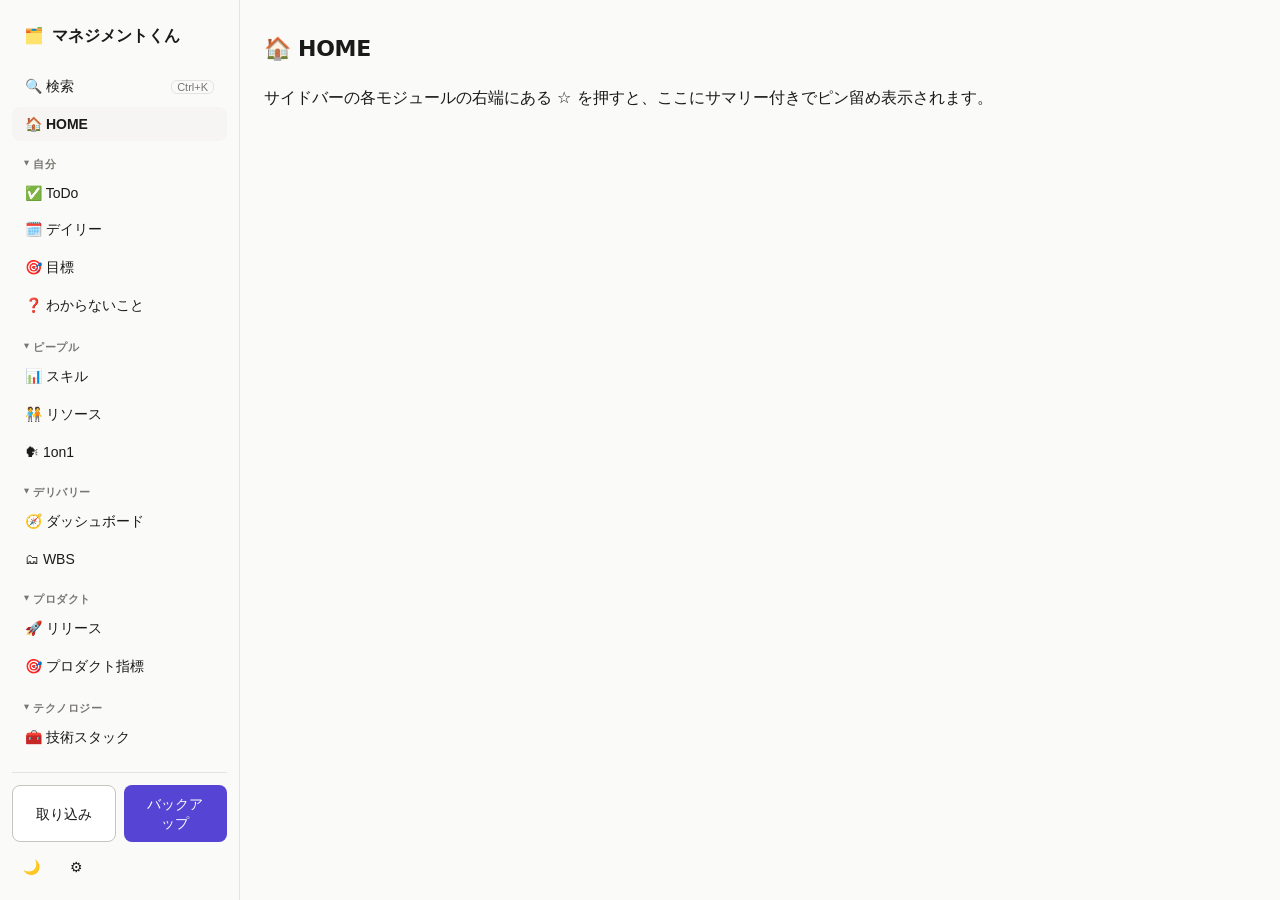
<file: index.html>
<!DOCTYPE html>
<html lang="ja">
<head>
<meta charset="UTF-8">
<meta name="viewport" content="width=device-width, initial-scale=1.0">
<title>マネジメントくん</title>
<link rel="stylesheet" href="shared/design.css">
</head>
<body>

<!-- サイドバー構成（Issue #34）。ゾーン見出し＋配下モジュールを縦積みし、モジュール増加に
     縦方向で耐える。狭幅（≤768px）ではサイドバーをドロワー化し、topbar のメニューで開閉する。 -->
<div class="mk-app">
  <div class="mk-sidebar-overlay" id="mk-sidebar-overlay"></div>
  <aside class="mk-sidebar" id="mk-sidebar">
    <div class="mk-brand"><span class="mk-logo">🗂️</span>マネジメントくん</div>
    <nav class="mk-nav" id="mk-nav"></nav>
    <div class="mk-actions">
      <div class="mk-actions-data">
        <button class="btn btn-secondary" id="btn-import">取り込み</button>
        <button class="btn btn-primary" id="btn-export">バックアップ</button>
      </div>
      <!-- シェルの持ち物（テーマ切替・設定）を1行に。設定はモジュール／マスタではなく
           シェルの操作なので、ナビ末尾ではなくここに常設する（Issue #148）。 -->
      <div class="mk-actions-tools">
        <button class="btn btn-ghost" id="btn-theme" title="テーマ切替" aria-label="テーマ切替">🌙</button>
        <button class="btn btn-ghost" id="btn-settings" title="設定" aria-label="設定">⚙</button>
      </div>
    </div>
  </aside>
  <div class="mk-content">
    <header class="mk-topbar">
      <button class="mk-hamburger" id="btn-menu" aria-label="メニュー" aria-expanded="false">☰</button>
      <div class="mk-brand"><span class="mk-logo">🗂️</span>マネジメントくん</div>
      <button class="mk-topbar-search" id="btn-search" aria-label="検索（Ctrl+K）" title="検索（Ctrl+K）">🔍 <span class="mk-topbar-search-hint">Ctrl+K</span></button>
    </header>
    <main class="mk-main" id="mk-main"></main>
  </div>
</div>

<!-- 配布プロファイル（マネージャ用・全部入り）。プロファイル固有の宣言（次元・マスタ）だけを持つ。
     ゾーン割当とモジュールのスクリプト読込は shared/manifest.js に単一ソース化した（Issue #137）。
     zones を宣言しないので manifest の既定（マネージャ全部入り）が使われる。
     シェル（shared/shell-*.js。責務別に分割・Issue #140）は window.MK_CONFIG を読んで描画するため、
     エントリを足してもシェル本体の改修は不要（spec §1.5）。 -->
<script>
window.MK_CONFIG = {
  profile: "manager",
  // スコープ次元（§3.7）: 「その中に入って作業する対象」になれるマスタを宣言的に列挙する。
  // コードは "project" を決め打ちしない（§3.7.6 / CONVENTIONS §3）。
  dimensions: [
    { dim: "project", label: "プロジェクト", master: "projects" },
    // Product 次元（Issue #54）。master は既存の products マスタ（shared/products.js）に
    // 汎用解決される。scoped モジュールは追加時に実体化する（YAGNI・§3.7.6）。
    { dim: "product", label: "プロダクト", master: "products" },
  ],
  // マスタ（人・プロジェクト）はゾーン配下ではなく、settings と同列の「シェルレベル管理
  // グループ」として独立させる（spec §3.6 / Issue #46）。プロジェクトは wbs だけでなく
  // resource からも参照される横断マスタ（§4.6）のため、特定ゾーンの持ち物にしない。
  masters: [
    { view: "master-people", label: "👤 人" },
    { view: "master-projects", label: "📁 プロジェクト" },
    { view: "master-products", label: "📦 プロダクト" },
  ],
};
</script>

<!-- 構成マニフェスト（単一ソース）。MK_CONFIG を読み、共有資産＋モジュール（logic→view）＋シェルを
     読込順を保って動的に読み込む（Issue #137）。モジュール追加時にここへ <script> を足さない。 -->
<script src="shared/manifest.js"></script>
</body>
</html>
</file>
<file: shared/design.css>
/* マネジメントくん 共通デザイン — DESIGN.md（Notion風）トークン + コンポーネント spec §6 */

:root {
  /* Brand & Primary */
  --color-primary: #5645d4;
  --color-primary-rgb: 86, 69, 212;
  --color-primary-pressed: #4534b3;
  --color-on-primary: #ffffff;
  --color-brand-navy: #0a1530;
  --color-link-blue: #0075de;

  /* Card tints */
  --tint-peach: #ffe8d4;
  --tint-rose: #fde0ec;
  --tint-mint: #d9f3e1;
  --tint-lavender: #e6e0f5;
  --tint-sky: #dcecfa;
  --tint-yellow: #fef7d6;

  /* Surface */
  --color-canvas: #ffffff;
  --color-surface: #f6f5f4;
  --color-surface-soft: #fafaf9;
  --color-hairline: #e5e3df;
  --color-hairline-soft: #ede9e4;
  --color-hairline-strong: #c8c4be;

  /* Text */
  --color-ink-deep: #000000;
  --color-ink: #1a1a1a;
  --color-charcoal: #37352f;
  --color-slate: #5d5b54;
  --color-steel: #787671;
  --color-muted: #bbb8b1;

  /* Semantic */
  --color-success: #1aae39;
  --color-warning: #dd5b00;
  --color-error: #e03131;

  /* Chart series（カテゴリ配色。グラフの系列色。ダークは [data-theme] で明色へ差し替え） */
  --chart-1: #5645d4;
  --chart-2: #1aae39;
  --chart-3: #dd5b00;
  --chart-4: #2f7ed8;
  --chart-5: #c026d3;
  --chart-6: #0d9488;

  /* Rounded */
  --rounded-sm: 6px;
  --rounded-md: 8px;
  --rounded-lg: 12px;
  --rounded-full: 9999px;

  /* Spacing */
  --space-xxs: 4px;
  --space-xs: 8px;
  --space-sm: 12px;
  --space-md: 16px;
  --space-lg: 20px;
  --space-xl: 24px;
  --space-xxl: 32px;

  /* Font: 外部依存ゼロのためシステムスタックで代替（spec §6.2） */
  --font-sans: Inter, -apple-system, system-ui, "Segoe UI", "Hiragino Kaku Gothic ProN", Meiryo, sans-serif;
}

* { box-sizing: border-box; }

body {
  margin: 0;
  font-family: var(--font-sans);
  font-size: 16px;
  line-height: 1.55;
  color: var(--color-ink);
  background: var(--color-surface-soft);
}

h1, h2, h3, h4 { font-weight: 600; letter-spacing: -0.3px; color: var(--color-ink); }
h3 { font-size: 18px; margin: 0; }
a { color: var(--color-link-blue); }

/* ---- レイアウト（サイドバー構成。Issue #34）---- */
.mk-app { display: flex; align-items: flex-start; min-height: 100vh; }
.mk-brand { font-weight: 600; font-size: 16px; white-space: nowrap; }
.mk-brand .mk-logo { margin-right: var(--space-xs); }

/* サイドバー: ブランド（上部固定） → ナビ（縦積み・スクロール） → アクション（下部固定）。デスクトップは常時表示。
   問題: サイドバー全体を overflow:auto にすると、モジュールが増えて一覧があふれた際に下部の
     アクションと重なる（Issue #34）。
   解決: スクロールをサイドバー全体ではなく .mk-nav の内側だけで起こす（.mk-sidebar は overflow:hidden）。
   効果: ブランドは上部・アクションは下部に固定され、はみ出すモジュール一覧だけがナビ内でスクロールする。 */
.mk-sidebar {
  position: sticky; top: 0; z-index: 20; flex: 0 0 240px; width: 240px;
  height: 100vh; overflow: hidden;
  display: flex; flex-direction: column; gap: var(--space-sm);
  padding: var(--space-md) var(--space-sm);
  background: var(--color-surface-soft);
  border-right: 1px solid var(--color-hairline);
}
.mk-sidebar > .mk-brand { padding: var(--space-xs) var(--space-sm); }
/* モジュール一覧が縦にあふれたらここだけスクロールさせる（min-height:0 で flex 子の縮小を許可） */
.mk-nav { display: flex; flex-direction: column; gap: 2px; flex: 1; min-height: 0; overflow-y: auto; }
/* あふれたときは各項目を縮めず（flex-shrink:0）スクロールで逃がす。縮めると HOME 等の項目高が
   潰れて文字が見切れる（flex 子は既定で flex-shrink:1）。 */
.mk-nav > * { flex-shrink: 0; }
.mk-nav-item {
  display: block; width: 100%; text-align: left;
  font-size: 14px; color: var(--color-ink); background: transparent;
  border: 1px solid transparent; border-radius: var(--rounded-md);
  padding: 8px 12px; cursor: pointer; white-space: nowrap;
  overflow: hidden; text-overflow: ellipsis;
}
.mk-nav-item:hover { background: var(--color-surface); }
.mk-nav-item.active { background: var(--color-surface); font-weight: 600; }
/* モジュール項目: ラベル（遷移）＋右端☆（ピン留めトグル）。ラベルを伸ばし☆を右端に固定（Issue #169）。
   ☆はレイアウトを動かさないよう常に幅を確保し、未ピンは既定で隠す（行 hover / 行内フォーカス時のみ表示）。 */
.mk-nav-item-wrap { position: relative; display: flex; align-items: center; }
.mk-nav-item-wrap .mk-nav-item { flex: 1; min-width: 0; }
/* 隠すのに visibility:hidden ではなく opacity+pointer-events を使う。visibility:hidden はフォーカス不能で、
   キーボードでアンピンした直後の again.focus()（shell-nav）が no-op になりフォーカスが外れるため。
   opacity:0 の要素は tab / プログラムフォーカスを受けられ、focus-within で即可視化される（#169 レビュー対応）。 */
.mk-nav-pin {
  flex-shrink: 0; margin-left: 2px; padding: 2px 6px; background: transparent; border: none;
  font-size: 14px; line-height: 1; color: var(--color-muted); cursor: pointer;
  border-radius: var(--rounded-sm); opacity: 0; pointer-events: none;
  transition: opacity .12s;
}
/* 行 hover に加え、行内のどこか（ラベル or ☆）にフォーカスが来たら ☆ を出す（ラベルへの Tab でも可視化）。 */
.mk-nav-item-wrap:hover .mk-nav-pin, .mk-nav-item-wrap:focus-within .mk-nav-pin, .mk-nav-pin.pinned {
  opacity: 1; pointer-events: auto;
}
.mk-nav-pin:hover { color: var(--color-primary); background: var(--color-canvas); }
.mk-nav-pin.pinned { color: var(--color-primary); }
.mk-nav-pin:focus-visible { outline: 2px solid var(--color-primary); outline-offset: 1px; }
/* ゾーン見出し（折りたたみトグル） */
.mk-nav-group-wrap { margin-top: var(--space-xs); }
.mk-nav-group {
  display: flex; align-items: center; gap: var(--space-xxs); width: 100%;
  padding: 6px var(--space-sm) 4px; background: transparent; border: none; cursor: pointer;
  font-size: 11px; font-weight: 700; letter-spacing: .04em; color: var(--color-steel);
  text-transform: uppercase;
}
.mk-nav-caret { font-size: 9px; transform: rotate(90deg); transition: transform .15s; }
.mk-nav-group.collapsed .mk-nav-caret { transform: rotate(0); }
.mk-nav-group-label { flex: 1; text-align: left; }
.mk-nav-list { display: flex; flex-direction: column; gap: 2px; }
/* フッター: データ操作（取り込み/バックアップ）を等幅ペアの1行に、テーマ切替を別行の小ボタンに分離 */
.mk-actions { display: flex; flex-direction: column; gap: var(--space-xs); padding-top: var(--space-sm); border-top: 1px solid var(--color-hairline); }
.mk-actions-data { display: flex; gap: var(--space-xs); }
.mk-actions-data .btn { flex: 1 1 0; min-width: 0; }
/* シェル操作（テーマ切替・設定）の並び。左寄せの小ボタンを横並び（行）に（Issue #148） */
.mk-actions-tools { display: flex; gap: var(--space-xs); }

/* コンテンツ側: モバイル用 topbar（デスクトップでは隠す）＋ メイン。 */
.mk-content { flex: 1; min-width: 0; display: flex; flex-direction: column; }
.mk-topbar { display: none; align-items: center; gap: var(--space-sm); position: sticky; top: 0; z-index: 15; min-height: 56px; padding: var(--space-xs) var(--space-md); background: var(--color-canvas); border-bottom: 1px solid var(--color-hairline); }
.mk-hamburger { font-size: 20px; line-height: 1; padding: 6px 10px; background: transparent; border: 1px solid var(--color-hairline); border-radius: var(--rounded-md); color: var(--color-ink); cursor: pointer; }
.mk-sidebar-overlay { display: none; }
.mk-main { width: 100%; max-width: 1100px; margin: 0 auto; padding: var(--space-xxl) var(--space-xl); }

/* 縦リズム（余白のインライン直書きの代わりに使う。CONVENTIONS §2.1）。
   ブロック間は一段広め（--space-xl＝24px）にして情報の塊を呼吸させる（Issue #173）。 */
.mk-stack > * + * { margin-top: var(--space-xl); }
/* カード内の小見出しは先頭以外に上余白（密着防止） */
.card > h3 { margin: 0; }
.card > h3:not(:first-child) { margin-top: var(--space-xl); }
.card > .sub + * { margin-top: var(--space-sm); }

/* レスポンシブ（375 / 768 / 1280 基準。ブレークポイントはここに集約） */
@media (max-width: 768px) {
  /* サイドバーをオフキャンバスのドロワー化し、topbar のメニューで開閉する（Issue #34） */
  .mk-topbar { display: flex; }
  .mk-sidebar {
    position: fixed; left: 0; top: 0; z-index: 40; width: 260px; flex-basis: 260px;
    transform: translateX(-100%); transition: transform .2s ease;
    box-shadow: rgba(15,15,15,.16) 0 16px 48px -8px;
  }
  body.mk-nav-open .mk-sidebar { transform: translateX(0); }
  body.mk-nav-open .mk-sidebar-overlay { display: block; position: fixed; inset: 0; z-index: 30; background: rgba(15,15,15,.35); }
  .mk-brand { font-size: 14px; }
  .mk-actions .btn { padding: 8px 10px; font-size: 13px; }
  .mk-main { padding: var(--space-lg) var(--space-md); }
}

/* ---- ボタン（8px角丸・ピル不可）---- */
.btn {
  font-family: inherit; font-size: 14px; font-weight: 500; line-height: 1.3;
  padding: 9px 16px; border-radius: var(--rounded-md);
  border: 1px solid transparent; cursor: pointer; background: transparent;
}
.btn-primary { background: var(--color-primary); color: var(--color-on-primary); }
.btn-primary:hover { background: var(--color-primary-pressed); }
.btn-secondary { border-color: var(--color-hairline-strong); color: var(--color-ink); background: var(--color-canvas); }
.btn-ghost { color: var(--color-ink); padding: 7px 10px; border-radius: var(--rounded-sm); }
.btn-ghost:hover { background: var(--color-surface); }
/* 現在のビュー（例: 設定表示中）を示すアクティブ強調。ナビ項目と同じ表現に揃える（Issue #148） */
.btn-ghost.active { background: var(--color-surface); font-weight: 600; }
.btn-danger { color: var(--color-error); border-color: var(--color-hairline-strong); background: var(--color-canvas); }
.btn:disabled { background: var(--color-hairline); color: var(--color-muted); cursor: default; }
/* テキストをリンク風にみせるボタン（マスタ一覧→詳細への遷移など。Issue #83） */
.mk-linklike {
  font-family: inherit; font-size: inherit; font-weight: 600; line-height: inherit;
  padding: 0; border: none; background: transparent; cursor: pointer;
  color: var(--color-primary); text-align: left;
}
.mk-linklike:hover { text-decoration: underline; }

/* ---- pill タブ ---- */
.pill-tab {
  font-size: 14px; font-weight: 500; color: var(--color-steel);
  background: transparent; border: 1px solid var(--color-hairline);
  border-radius: var(--rounded-full); padding: 6px 14px; cursor: pointer;
  white-space: nowrap; flex: 0 0 auto;
}
.pill-tab.active { background: var(--color-ink-deep); color: var(--color-on-primary); border-color: var(--color-ink-deep); }

/* ---- カード ---- */
.card {
  background: var(--color-canvas); border: 1px solid var(--color-hairline);
  border-radius: var(--rounded-lg); padding: var(--space-xl);
}
/* 内側の一覧を縁まで敷き詰めるカード（ui.card(…, { flush: true }) が付ける）。 */
.card.card-flush { padding: 0; overflow: hidden; }
/* 警告状態のカード（バックアップ鮮度・ストレージ使用量・破損データ）。枠だけ error 色にする。 */
.card.card-alert { border-color: var(--color-error); }

/* ---- 入力 ---- */
.text-input, select.text-input, textarea.text-input {
  width: 100%; font-family: inherit; font-size: 16px; color: var(--color-ink);
  background: var(--color-canvas); border: 1px solid var(--color-hairline-strong);
  border-radius: var(--rounded-md); padding: 10px 12px; min-height: 44px;
}
.text-input:focus { outline: none; border: 2px solid var(--color-primary); padding: 9px 11px; }
textarea.text-input { min-height: 80px; resize: vertical; }
.field { margin-bottom: var(--space-md); }
.field label { display: block; font-size: 13px; font-weight: 600; color: var(--color-slate); margin-bottom: var(--space-xxs); }

/* ---- バッジ ---- */
.badge {
  display: inline-block; font-size: 12px; font-weight: 600;
  border-radius: var(--rounded-full); padding: 2px 9px;
}
.badge-count { background: var(--color-surface); color: var(--color-steel); }
.badge-purple { background: var(--color-primary); color: var(--color-on-primary); }
.chip {
  display: inline-block; font-size: 12px; padding: 2px 8px; border-radius: var(--rounded-sm);
  background: var(--tint-lavender); color: var(--color-charcoal); margin-right: 4px;
}
.chip-warn { background: var(--color-warning); color: var(--color-on-primary); }
.chip-danger { background: var(--color-error); color: var(--color-on-primary); }
.chip-success { background: var(--color-success); color: var(--color-on-primary); }

/* ---- トースト ---- */
.mk-toasts { position: fixed; right: var(--space-xl); bottom: var(--space-xl); z-index: 1000; display: flex; flex-direction: column; gap: var(--space-xs); }
.mk-toast { background: var(--color-ink); color: var(--color-canvas); padding: 10px 16px; border-radius: var(--rounded-md); font-size: 14px; opacity: 0; transform: translateY(8px); transition: all .25s; box-shadow: rgba(15,15,15,.16) 0 8px 24px -6px; }
.mk-toast.show { opacity: 1; transform: translateY(0); }
.mk-toast .btn { color: inherit; }
/* ダーク背景なので primary のリングでは沈む。Tab で「元に戻す」へ到達する導線（spec §10.2）の可視化 */
.mk-toast .btn:focus-visible { outline: 2px solid var(--color-canvas); outline-offset: 1px; }
.mk-toast.error { background: var(--color-error); color: var(--color-on-primary); }
.mk-toast.success { background: var(--color-success); color: var(--color-on-primary); }

/* ---- モーダル ---- */
.mk-modal-overlay { position: fixed; inset: 0; background: rgba(15,15,15,.35); display: flex; align-items: center; justify-content: center; z-index: 500; padding: var(--space-md); }
.mk-modal { background: var(--color-canvas); border-radius: var(--rounded-lg); width: 100%; max-width: 520px; max-height: 90vh; overflow: auto; box-shadow: rgba(15,15,15,.16) 0 16px 48px -8px; }
.mk-modal-head { padding: var(--space-lg) var(--space-xl); border-bottom: 1px solid var(--color-hairline); }
.mk-modal-body { padding: var(--space-xl); }
.mk-modal-foot { padding: var(--space-md) var(--space-xl); border-top: 1px solid var(--color-hairline); display: flex; justify-content: flex-end; gap: var(--space-xs); }

/* ---- グローバル検索（コマンドパレット。Issue #82） ---- */
.mk-palette-overlay { position: fixed; inset: 0; background: rgba(15,15,15,.35); display: flex; align-items: flex-start; justify-content: center; z-index: 600; padding: 10vh var(--space-md) var(--space-md); }
.mk-palette { background: var(--color-canvas); border-radius: var(--rounded-lg); width: 100%; max-width: 560px; max-height: 70vh; display: flex; flex-direction: column; overflow: hidden; box-shadow: rgba(15,15,15,.20) 0 20px 56px -8px; }
.mk-palette-input { border: 0; border-bottom: 1px solid var(--color-hairline); padding: var(--space-md) var(--space-lg); font-size: 16px; color: var(--color-ink); background: transparent; outline: none; }
.mk-palette-list { overflow-y: auto; padding: var(--space-xs); }
.mk-palette-empty { padding: var(--space-lg); text-align: center; color: var(--color-steel); font-size: 14px; }
.mk-palette-item { display: flex; align-items: center; gap: var(--space-sm); padding: var(--space-sm) var(--space-md); border-radius: var(--rounded-md); cursor: pointer; }
.mk-palette-item.active { background: var(--color-surface); }
.mk-palette-icon { flex: 0 0 auto; font-size: 16px; width: 20px; text-align: center; }
.mk-palette-text { flex: 1; min-width: 0; display: flex; flex-direction: column; }
.mk-palette-label { font-size: 14px; color: var(--color-ink); white-space: nowrap; overflow: hidden; text-overflow: ellipsis; }
.mk-palette-sub { font-size: 12px; color: var(--color-steel); white-space: nowrap; overflow: hidden; text-overflow: ellipsis; }
.mk-palette-kind { flex: 0 0 auto; font-size: 11px; color: var(--color-steel); border: 1px solid var(--color-hairline); border-radius: var(--rounded-sm); padding: 1px 6px; }
.mk-palette-kind:empty { display: none; }
/* サイドバーの検索導線・topbar の検索ボタン */
.mk-nav-search { display: flex; align-items: center; justify-content: space-between; gap: var(--space-sm); }
.mk-nav-kbd { font-size: 11px; color: var(--color-steel); border: 1px solid var(--color-hairline); border-radius: var(--rounded-sm); padding: 0 5px; }
.mk-topbar-search { margin-left: auto; display: inline-flex; align-items: center; gap: 6px; font-size: 13px; padding: 6px 10px; background: transparent; border: 1px solid var(--color-hairline); border-radius: var(--rounded-md); color: var(--color-ink); cursor: pointer; }
.mk-topbar-search-hint { font-size: 11px; color: var(--color-steel); }

/* ---- リスト/テーブル汎用 ---- */
.mk-list { list-style: none; margin: 0; padding: 0; }
/* 生の .mk-row（カード外で単独使用される場合）は薄い下線で区切る（安全側の既定・Issue #173） */
.mk-row { display: flex; align-items: center; gap: var(--space-sm); padding: var(--space-sm) var(--space-md); border-bottom: 1px solid var(--color-hairline-soft); background: var(--color-canvas); }
.mk-row:hover { background: var(--color-surface); }
/* カード内リスト（ul.mk-list）は全行下線をやめ、極薄ゼブラ＋hover 面で区切る（Issue #173）。
   罫線に頼らないことで、同じ情報量でも「壁」に見えず呼吸が出る。区切りはゼブラが担い、
   hover が現在行を面で示す（zebra と hover は同 specificity のため、hover を後に宣言して上書き）。 */
.mk-list .mk-row { border-bottom: none; }
.mk-list .mk-row:nth-of-type(even) { background: var(--color-surface-soft); }
.mk-list .mk-row:hover { background: var(--color-surface); }
.mk-row .grow { flex: 1; min-width: 0; }
.mk-row .sub { font-size: 13px; color: var(--color-steel); }
.mk-muted { color: var(--color-muted); }

/* ---- 汎用ユーティリティ（反復するインライン style の受け皿。Issue #264）----
   view から幅・色のマジックナンバーを追い出すための最小限の共通クラス。
   「2か所以上で繰り返す」か「意味がある（警告色など）」ものだけここに置き、
   1回限りの真にローカルな指定・値が動的な指定（識別色・進捗の width 等）はインラインのままでよい。 */
.mk-strong { font-weight: 600; }
.mk-error-text { color: var(--color-error); }
/* 一覧行の二次テキスト（`.mk-row .sub` ＝ 0,2,0 の steel）はこのクラス（0,1,0）に詳細度で勝つので、
   行内で警告色を出す場合は明示して戻す（移行前はインラインで必ず勝っていた）。 */
.mk-row .sub.mk-error-text { color: var(--color-error); }
.mk-clickable { cursor: pointer; }
/* 識別色のドット（人・プロジェクト・プロダクト責任者）。色そのものは動的なので inline で渡す。 */
.mk-dot { display: inline-block; width: 10px; height: 10px; border-radius: 50%; margin-right: 6px; vertical-align: middle; }
.mk-dot.sm { width: 8px; height: 8px; margin-right: var(--space-xxs); }
/* チェックボックス＋ラベルの1行（設定・マスタ・モーダル・一覧行）。
   .inline＝行内に並べる（幅を内容に収める）／.tight＝曜日など多数を横に詰める。 */
.mk-check-label { display: flex; align-items: center; gap: var(--space-xs); cursor: pointer; }
.mk-check-label.inline { display: inline-flex; }
.mk-check-label.tight { gap: 2px; }
/* 高さを抑えてスクロールさせるチェックボックス一覧（モーダル内の紐付け選択）。 */
.mk-check-scroll { max-height: 160px; overflow: auto; }
/* 一覧上部の検索欄。todo / questions / techstack が同じ幅で並ぶ。 */
.text-input.mk-search-input { max-width: 220px; }
/* 階層インデント（wbs のテーブル/ガント・metrics のツリー）。段の深さだけ JS が --mk-depth で渡し、
   1段あたりの幅は CSS 側に1回だけ置く（3か所に 14px が散っていた）。 */
.mk-indent { padding-left: calc(var(--mk-depth, 0) * 14px); }

/* ---- ナレッジ（Q→A）カード（questions・Issue #81）---- */
/* カード全体のクリックでモーダルを開くのはやめ、質問文はインライン編集・付随情報は「編集」ボタン
   へ移した（CONVENTIONS §2.5-2 / #293）。cursor:pointer とホバー強調もカードからは外す ──
   押せない面が反応すると「押せそう」に見えて、実際の編集口（質問文とボタン）から目を逸らす。 */
.mk-know-card { padding: var(--space-md) var(--space-lg); border-bottom: 1px solid var(--color-hairline); background: var(--color-canvas); }
.mk-know-actions { margin-top: var(--space-xs); }
.mk-know-q { font-weight: 600; color: var(--color-ink); }
.mk-know-q::before { content: "Q. "; color: var(--color-steel); }
.mk-know-a { margin-top: var(--space-xxs); color: var(--color-slate); white-space: pre-wrap; }
.mk-know-a::before { content: "A. "; color: var(--color-primary); font-weight: 600; }
.mk-know-tags { margin-top: var(--space-xs); }
.mk-know-progress { padding: var(--space-sm) var(--space-md); border-bottom: 1px solid var(--color-hairline); font-weight: 600; }
.mk-section-title { font-size: 22px; font-weight: 600; margin: 0 0 var(--space-lg); }
.mk-toolbar { display: flex; gap: var(--space-xs); align-items: center; flex-wrap: wrap; margin-bottom: var(--space-lg); }
.mk-empty { color: var(--color-steel); padding: var(--space-xxl); text-align: center; }
/* 空状態ガイド（Issue #41）— タイトル（ink・太字）＋ヒント（steel）＋主要操作ボタン */
.mk-empty-title { font-weight: 600; color: var(--color-ink); }
.mk-empty-hint { margin-top: var(--space-xs); font-size: 14px; }
.mk-empty .btn { margin-top: var(--space-md); }
.mk-done { text-decoration: line-through; color: var(--color-muted); }

/* ---- スコープ次元スイッチャ（spec §3.7）---- */
.mk-scope-bar { display: flex; gap: var(--space-sm); align-items: center; flex-wrap: wrap; margin-bottom: var(--space-lg); }
.mk-scope-label { font-size: 11px; font-weight: 700; color: var(--color-steel); text-transform: uppercase; letter-spacing: .04em; }
.mk-scope-current { font-size: 15px; font-weight: 600; }
.mk-scope-select { max-width: 300px; }
.mk-scope-empty { text-align: center; }
.mk-scope-empty .btn { margin-top: var(--space-md); }

/* ---- サンプル投入バー（Issue #256）---- */
/* 空のモジュールをその場で試す／片付ける導線。モジュール本体の上に1本だけ出る補助的な帯なので、
   カードより弱い面（surface-soft）で背景に沈め、本体の操作と競合させない。狭幅では縦積みにする。 */
.mk-sample-bar {
  display: flex; gap: var(--space-sm); align-items: center; flex-wrap: wrap;
  padding: var(--space-sm) var(--space-md); margin-bottom: var(--space-lg);
  background: var(--color-surface-soft); border: 1px solid var(--color-hairline-soft);
  border-radius: var(--rounded-md);
}
.mk-sample-bar .grow { flex: 1; min-width: 0; }
.mk-sample-bar .sub { font-size: 13px; color: var(--color-steel); }
@media (max-width: 480px) {
  .mk-sample-bar { align-items: stretch; flex-direction: column; }
}

/* ---- HOME ダッシュボード（spec §3.6 / Issue #100）---- */
.mk-home-zone { font-size: 15px; font-weight: 600; color: var(--color-steel); margin: var(--space-xl) 0 var(--space-sm); }
.mk-home-zone:first-of-type { margin-top: var(--space-sm); }
.mk-home-grid { display: grid; grid-template-columns: repeat(auto-fill, minmax(220px, 1fr)); gap: var(--space-md); }
.mk-home-card { cursor: pointer; transition: border-color .15s, box-shadow .15s; }
.mk-home-card:hover { border-color: var(--color-primary); box-shadow: rgba(15,15,15,.08) 0 4px 16px -6px; }
.mk-home-card:focus-visible { outline: 2px solid var(--color-primary); outline-offset: 2px; }
.mk-home-card-head { display: flex; align-items: center; gap: var(--space-xs); margin-bottom: var(--space-md); }
.mk-home-icon { font-size: 20px; }
.mk-home-title { font-size: 16px; font-weight: 600; }
/* モジュールの1行説明（何ができるか。Issue #40）。カード見出しと stats の間に置く。
   タイトル（ink・太字）より控えめな steel の二次テキストにする（.mk-row .sub と同系）。 */
.mk-home-desc { margin: calc(-1 * var(--space-sm)) 0 var(--space-md); font-size: 13px; color: var(--color-steel); }
.mk-home-stats { display: flex; flex-wrap: wrap; }
.mk-home-stats .mk-stat .num { font-size: 26px; }
.mk-home-empty { padding: var(--space-sm) 0; }

/* 「要対応」帯（Issue #102）。severity 別の色バッジ（既存 .chip-warn と同パターン） */
.mk-home-attention { display: flex; flex-wrap: wrap; gap: var(--space-xs); margin: var(--space-sm) 0 var(--space-xs); }
.mk-home-attn {
  display: inline-flex; align-items: center; gap: var(--space-xxs);
  padding: 5px var(--space-sm); border: none; border-radius: var(--rounded-full);
  font-size: 13px; font-weight: 600; cursor: pointer; transition: opacity .15s;
}
.mk-home-attn:hover { opacity: .85; }
.mk-home-attn:focus-visible { outline: 2px solid var(--color-primary); outline-offset: 2px; }
.mk-home-attn.error { background: var(--color-error); color: var(--color-on-primary); }
.mk-home-attn.warn { background: var(--color-warning); color: var(--color-on-primary); }
.mk-home-attn.info { background: var(--color-surface); color: var(--color-slate); }
.mk-home-attn-icon { font-size: 14px; }

/* ピン留めトグル（★/☆）。カード／チップ内の右端に置く */
.mk-home-pin {
  margin-left: auto; padding: 2px 6px; background: transparent; border: none;
  font-size: 16px; line-height: 1; color: var(--color-muted); cursor: pointer;
  border-radius: var(--rounded-sm);
}
.mk-home-pin:hover { color: var(--color-primary); background: var(--color-surface); }
.mk-home-pin.pinned { color: var(--color-primary); }
.mk-home-pin:focus-visible { outline: 2px solid var(--color-primary); outline-offset: 1px; }
.mk-home-pin-hint { margin: var(--space-sm) 0 var(--space-xs); }

/* ---- ダークモード（spec §6.2。DESIGN.md 未定義のため本アプリ独自の派生配色）---- */
[data-theme="dark"] {
  --color-canvas: #1f1f1f;
  --color-surface: #2a2a2a;
  --color-surface-soft: #191919;
  --color-hairline: #383838;
  --color-hairline-soft: #2c2c2c;
  --color-hairline-strong: #4d4d4d;
  --color-ink: #e8e8e6;
  --color-charcoal: #d6d4cf;
  --color-slate: #b4b1a9;
  --color-steel: #94918a;
  --color-muted: #6e6c67;
  --color-primary: #7b6cf0;
  --color-primary-rgb: 123, 108, 240;
  --color-primary-pressed: #6857e6;
  --color-link-blue: #69b0ff;
  /* Chart series（暗背景で沈まないよう明度を上げる） */
  --chart-1: #7b6cf0;
  --chart-2: #37c353;
  --chart-3: #ff7a2e;
  --chart-4: #5aa9ff;
  --chart-5: #e05ae8;
  --chart-6: #2dd4bf;
}
[data-theme="dark"] body { background: var(--color-surface-soft); }
/* ink-deep(#000) を背景に使う箇所はダークだと沈むので明色へ反転 */
[data-theme="dark"] .pill-tab.active { background: #e8e8e6; color: #1f1f1f; border-color: #e8e8e6; }
/* 淡色チップは文字色（charcoal=明色）と衝突するためダーク用に上書き */
[data-theme="dark"] .chip { background: #332f4a; color: #d8d0f5; }

/* ---- 進捗バー（汎用）---- */
.progress { height: 8px; background: var(--color-hairline); border-radius: var(--rounded-full); overflow: hidden; }
.progress > i { display: block; height: 100%; background: var(--color-primary); border-radius: var(--rounded-full); transition: width .25s; }
/* 閾値超過（ストレージ使用量など）。バーだけ警告色へ振る。 */
.progress > i.warn { background: var(--color-error); }

/* ---- 操作コントロールを並べる一覧行（CONVENTIONS §2.5 / §2.2）----
   インライン編集＋select＋ボタンが並ぶ行は要素が多く、狭幅（375px）では1行に収まらない。
   既定の .mk-row は折り返さず .grow が min-width:0 で 0 まで潰れるため、タイトルが消える。
   折り返しを許し、タイトルに下限幅を与えて操作系を次の行へ逃がす。
   daily（#213）・todo（#244）・techstack（#295）が同じ形なので共通クラスに寄せた。 */
.mk-row-dense { flex-wrap: wrap; }
.mk-row-dense .grow { min-width: 160px; }
/* 行内コントロールは幅100%の .text-input を内容幅へ抑える（行の flex を壊さない）。
   .text-input と組で書くのは詳細度のため ── 基底が `select.text-input`（0,1,1）で
   width/font-size/padding を持つので、単一クラス（0,1,0）では select にだけ負ける。
   組にすると 0,2,0 で確実に勝つ（#295 で判明。それまで select は 16px・padding 12px の
   ままで、max-width だけが掛かってラベルが切れていた）。 */
.text-input.mk-row-control { width: auto; flex: 0 0 auto; min-height: 36px; padding: 6px 8px; font-size: 14px; }
/* 上限は最長ラベル（techstack「評価（Assess）」）が切れない幅。内容幅で縮むので短いラベルは広がらない。
   .text-input と組にするのは上と同じ理由（基底が max-width を持ち始めても詳細度で負けないように）。 */
.text-input.mk-row-select { max-width: 160px; }
/* 狭幅ではタップ目標を DESIGN.md「Touch Targets」の 44px へ戻す（pill tabs の 32px→44px と同じ扱い）。
   36px は要素の多い行を広い画面で詰めるための密度調整で、指で触る幅では優先しない。 */
@media (max-width: 480px) {
  .text-input.mk-row-control { min-height: 44px; }
}
/* 行の移動ボタン群（↑↓ など）。常に濃く出すと行が騒がしいので既定は控えめにし、
   その行に触れている（hover / focus-within）ときだけ前面化する。wbs（#156）と daily（#266）が
   同じ形なので共通クラスに寄せた。前面化の条件だけは器ごとに書く（行の実体が li と tr で違う）。 */
.mk-row-move { display: inline-flex; gap: 1px; opacity: .45; transition: opacity .12s; }
.mk-row-move button { padding: 2px 5px; font-size: 13px; line-height: 1.2; color: var(--color-steel); }
.mk-row:hover .mk-row-move, .mk-row:focus-within .mk-row-move,
.wbs-grid tr:hover .mk-row-move, .wbs-grid tr:focus-within .mk-row-move { opacity: 1; }
/* hover の無い端末（タッチ）では前面化のきっかけが無いので、常に濃く出す。
   薄いままだと、主操作（daily の並べ替え）が最も読みにくい要素になる。 */
@media (hover: none) {
  .mk-row-move { opacity: 1; }
}
/* 行の低頻度操作を寄せる ⋯ メニュー（MK.ui.rowMenu）。body 直下に fixed で浮かせる
   （行はスクロール容器の中にあり、はみ出すと切れるため）。 */
.mk-row-menu { position: fixed; z-index: 600; background: var(--color-canvas); border: 1px solid var(--color-hairline); border-radius: var(--rounded-md); box-shadow: rgba(15,15,15,.16) 0 8px 24px -6px; padding: 4px; min-width: 156px; }
.mk-row-menu-item { display: block; width: 100%; text-align: left; background: transparent; border: none; color: var(--color-ink); font-family: inherit; font-size: 13px; padding: 7px 10px; border-radius: var(--rounded-sm); cursor: pointer; }
.mk-row-menu-item:hover { background: var(--color-surface); }
.mk-row-menu-item.danger { color: var(--color-error); }

/* ---- daily 固有（時間割の列幅・コントロール幅。Issue #264）----
   同じ幅が追加行・ルーチン設定・時間割行に散っていたので、値はここに1回だけ置く。 */
.mk-daily-date { font-weight: 600; font-size: 16px; }
/* 算出時刻の列。桁を揃えて（tabular-nums）行間で数字が踊らないようにする。 */
.mk-daily-time { min-width: 92px; font-variant-numeric: tabular-nums; }
/* 固定時刻の手前にできる空き行。実在の予定より控えめに見せる。 */
.mk-daily-gap { opacity: .55; }
/* 合計行に添える警告チップ（前のテキストから離す）。
   ダークの `[data-theme="dark"] .chip`（0,2,0）はこのクラス（0,1,0）に詳細度で勝つので、
   文字色だけダーク側にも明示して戻す（ライトは宣言順で勝つが、両テーマで同じ色にする）。 */
.mk-daily-warn-chip { margin-left: var(--space-xs); color: var(--color-error); }
[data-theme="dark"] .chip.mk-daily-warn-chip { color: var(--color-error); }
/* 固定時刻（ピン）の枠。値があるときだけチップが入り、クリックで time 入力へ差し替わる（#266）。
   空のときは何も置かないので、幅ゼロで畳まれる（未使用の入力欄が行に居座らない）。 */
.mk-daily-pin { display: inline-flex; align-items: center; vertical-align: middle; }
/* 所要時間 select と固定時刻 input（追加行・ルーチン設定。時間割行は .mk-row-control 側で内容幅） */
.text-input.mk-daily-min { max-width: 110px; }
.text-input.mk-daily-at { max-width: 120px; }

/* ---- todo 固有（期日入力の幅・低頻度操作を退避する帯）---- */
/* 期日入力（行内）と並び順 select（ツールバー）は同じ幅に揃える。値は1回だけ書く。
   `.text-input` と組にするのは詳細度のため（基底が `select.text-input`＝0,1,1）。 */
.text-input.mk-todo-due, .text-input.mk-todo-sort { max-width: 150px; }
/* 低頻度操作（CSV）を退避する最下部の帯。主操作から視覚的に切り離す（§2.5-5）。 */
.mk-todo-footer { display: flex; gap: var(--space-xs); flex-wrap: wrap; margin-top: var(--space-lg); padding-top: var(--space-md); border-top: 1px solid var(--color-hairline-soft); }

/* ---- インライン編集（クリックでその場編集・#244 / CONVENTIONS §2.5-2）---- */
.mk-inline-edit { display: inline-block; min-width: 0; max-width: 100%; }
.mk-inline-view { cursor: text; border-radius: var(--rounded-sm); padding: 1px 4px; margin: -1px -4px; }
.mk-inline-view:hover { background: var(--color-surface-soft); }
.mk-inline-view.is-placeholder { color: var(--color-muted); }
.mk-inline-input { width: 100%; min-height: 32px; padding: 4px 8px; font-size: 15px; }

/* ---- goals: ロードマップ ---- */
/* 詳細ペインの見出し行。カード直下なので区切り線・左右余白を持たない .mk-row とする。 */
.mk-goal-head { border: none; padding: 0 0 var(--space-xs); }
.mk-goals-layout { display: flex; gap: var(--space-xl); align-items: flex-start; flex-wrap: wrap; }
.mk-goals-side { width: 260px; flex: 0 0 260px; display: flex; flex-direction: column; gap: var(--space-xs); }
.mk-goals-main { flex: 1; min-width: 280px; }
.mk-goal-item { padding: var(--space-sm) var(--space-md); border: 1px solid var(--color-hairline); border-radius: var(--rounded-md); cursor: pointer; background: var(--color-canvas); }
.mk-goal-item.active { border-color: var(--color-primary); box-shadow: 0 0 0 1px var(--color-primary); }
.mk-goal-item .sub { font-size: 12px; color: var(--color-steel); }
.mk-step { display: flex; gap: var(--space-sm); align-items: flex-start; padding: var(--space-sm) 0; border-bottom: 1px solid var(--color-hairline); }
.mk-step-dot { width: 26px; height: 26px; border-radius: var(--rounded-full); border: 2px solid var(--color-hairline-strong); flex: 0 0 26px; display: flex; align-items: center; justify-content: center; font-size: 13px; color: var(--color-on-primary); background: var(--color-canvas); cursor: pointer; }
.mk-step.done .mk-step-dot { background: var(--color-success); border-color: var(--color-success); }
.mk-step.current .mk-step-dot { border-color: var(--color-primary); }
.mk-here { font-size: 11px; font-weight: 700; color: var(--color-primary); margin-left: var(--space-xs); }
.mk-goal-done-banner { background: var(--tint-mint); color: var(--color-charcoal); border-radius: var(--rounded-md); padding: var(--space-sm) var(--space-md); margin-bottom: var(--space-md); font-weight: 600; }
[data-theme="dark"] .mk-goal-done-banner { background: #1f3b2a; color: #bdf0cf; }

/* 階段UI（目標=頂上を上・スタートを下、完了ステップが積み上がる。Issue #13） */
.mk-staircase { display: flex; flex-direction: column; gap: var(--space-xs); padding: var(--space-sm) 0; }
/* 段のインデント。何段目かは JS が --mk-stair-depth で渡し（頭打ちも JS 側）、1段の幅はここで持つ。
   ツリーの .mk-indent（14px/段）とは1段の幅が違うので、変数名も分ける ── カスタムプロパティは
   継承するため、同名にすると入れ子になったとき外側の段数が内側へ漏れる。 */
.mk-stair-indent { margin-left: calc(var(--mk-stair-depth, 0) * 26px); }
.mk-summit { display: flex; align-items: center; gap: var(--space-sm); padding: var(--space-sm) var(--space-md); font-weight: 700; color: var(--color-ink); }
.mk-summit-flag { font-size: 18px; }
.mk-summit.reached { color: var(--color-success); }
.mk-stair { display: flex; gap: var(--space-sm); align-items: center; padding: var(--space-sm) var(--space-md); border: 1px solid var(--color-hairline); border-radius: var(--rounded-md); background: var(--color-canvas); }
.mk-stair.done { background: var(--tint-mint); border-color: var(--color-success); }
.mk-stair.current { border-color: var(--color-primary); box-shadow: 0 0 0 1px var(--color-primary); }
.mk-stair.done .mk-step-dot { background: var(--color-success); border-color: var(--color-success); }
.mk-stair.current .mk-step-dot { border-color: var(--color-primary); }
[data-theme="dark"] .mk-stair.done { background: #1f3b2a; border-color: var(--color-success); }
.mk-stat { display: inline-block; margin-right: var(--space-xxl); }
.mk-stat .num { font-size: 32px; font-weight: 700; }
.mk-stat .lbl { font-size: 13px; color: var(--color-steel); }

/* ---- wbs: テーブル + ガント ---- */
.wbs-wrap { display: flex; flex-direction: column; border: 1px solid var(--color-hairline); border-radius: var(--rounded-lg); overflow: hidden; background: var(--color-canvas); }
/* テーブル/ガントはタブで片方ずつ全幅表示する（Issue #157）。単独表示なので高さを広く取る。 */
.wbs-table { overflow: auto; max-height: 66vh; }
/* ガント freeze panes（Issue #165）: 1 スクロール容器＋2×2 grid＋sticky で固定名前列/固定日付ヘッダを実現。 */
.wbs-gantt { overflow: auto; max-height: 66vh; position: relative; }
.wbs-gantt-grid { display: grid; grid-template-rows: 34px max-content; width: max-content; }
.wbs-gantt-corner { position: sticky; top: 0; left: 0; z-index: 4; display: flex; align-items: center; height: 34px; padding: 0 8px; background: var(--color-surface); color: var(--color-slate); font-size: 13px; font-weight: 600; border-right: 1px solid var(--color-hairline); border-bottom: 1px solid var(--color-hairline); }
.wbs-gantt-head { position: sticky; top: 0; z-index: 3; background: var(--color-surface); border-bottom: 1px solid var(--color-hairline); }
.wbs-gantt-names { position: sticky; left: 0; z-index: 2; background: var(--color-canvas); border-right: 1px solid var(--color-hairline); }
.wbs-gantt-head svg, .wbs-gantt-bars svg { display: block; }
.wbs-gantt-name-row { display: flex; align-items: center; height: 34px; border-bottom: 1px solid var(--color-hairline-soft); }
/* バーSVGは行間のみ罫線を引き最下端には引かないため、名前列も最終行の下罫線を消して左右を揃える。 */
.wbs-gantt-name-row:last-child { border-bottom: none; }
.wbs-gantt-name { display: flex; align-items: center; gap: 4px; width: 100%; padding-right: 8px; overflow: hidden; font-size: 13px; }
.wbs-gantt-name-text { overflow: hidden; text-overflow: ellipsis; white-space: nowrap; color: var(--color-ink); }
.wbs-gantt-name-text.summary { color: var(--color-steel); font-weight: 600; }
.wbs-grid { border-collapse: collapse; font-size: 13px; width: 100%; min-width: 780px; }
.wbs-grid th, .wbs-grid td { border-bottom: 1px solid var(--color-hairline); padding: 0 8px; height: 34px; white-space: nowrap; }
.wbs-grid td:nth-child(2), .wbs-grid th:nth-child(2) { width: 99%; } /* タスク名列が余白を吸収 */
.wbs-grid th { position: sticky; top: 0; background: var(--color-surface); color: var(--color-slate); font-weight: 600; z-index: 1; text-align: left; }
.wbs-grid input.cell, .wbs-grid select.cell { font-family: inherit; font-size: 13px; border: 1px solid transparent; background: transparent; color: var(--color-ink); padding: 3px 4px; border-radius: var(--rounded-sm); min-height: 0; }
.wbs-grid input.cell:focus, .wbs-grid select.cell:focus { outline: none; border-color: var(--color-primary); background: var(--color-canvas); }
.wbs-grid .summary { color: var(--color-steel); }
.wbs-name { display: flex; align-items: center; gap: 4px; width: 100%; }
.wbs-name input.cell { flex: 1; min-width: 120px; width: auto; }
/* 列幅は他の列と同じくスタイルシート側で持つ（担当者＝人名、数値＝0〜100 の進捗率）。 */
.wbs-grid input.cell.wbs-cell-person { width: 90px; }
.wbs-grid input.cell.wbs-cell-num { width: 52px; }
.wbs-toggle { width: 16px; flex: 0 0 16px; cursor: pointer; color: var(--color-steel); text-align: center; }
.wbs-ops { white-space: nowrap; text-align: right; }
.wbs-ops button { padding: 2px 6px; font-size: 14px; line-height: 1.2; }
/* 移動・インデントボタン（Issue #156）と ⋯ メニューの見た目は共通クラス（.mk-row-move /
   .mk-row-menu）が持つ。ここは wbs だけの都合＝隣の ⋯ との間隔だけ。 */
.wbs-ops .mk-row-move { margin-right: 4px; }
/* 移動ボタンは隣の ⋯ より一回り小さい。`.wbs-ops button`（0,1,1）と `.mk-row-move button`（0,1,1）は
   同じ詳細度で、共通クラスを先に宣言しているぶん後者が負けるので、ここで明示して戻す。 */
.wbs-ops .mk-row-move button { padding: 2px 5px; font-size: 13px; }
.wbs-grid tr:focus { outline: 2px solid var(--color-primary); outline-offset: -2px; }
.wbs-num { color: var(--color-steel); font-variant-numeric: tabular-nums; }
.wbs-dep-chip { display: inline-block; font-size: 11px; padding: 0 5px; border-radius: var(--rounded-sm); background: var(--tint-sky); color: var(--color-charcoal); cursor: pointer; margin-right: 3px; }
[data-theme="dark"] .wbs-dep-chip { background: #1f3147; color: #bcd6f5; }

/* ---- skills: マトリクス / ヒートマップ ---- */
.mk-matrix-wrap { overflow: auto; max-height: 64vh; border: 1px solid var(--color-hairline); border-radius: var(--rounded-lg); background: var(--color-canvas); }
.mk-matrix { border-collapse: collapse; font-size: 13px; }
.mk-matrix th, .mk-matrix td { border: 1px solid var(--color-hairline); padding: 4px 8px; text-align: center; white-space: nowrap; height: 32px; }
.mk-matrix th { position: sticky; top: 0; background: var(--color-surface); color: var(--color-slate); z-index: 2; }
.mk-matrix .rowhead { text-align: left; position: sticky; left: 0; background: var(--color-canvas); z-index: 4; max-width: 260px; overflow: hidden; text-overflow: ellipsis; }
.mk-matrix th.rowhead { z-index: 5; }
.mk-matrix .domain-row td { background: var(--color-surface); color: var(--color-slate); font-weight: 600; text-align: left; }
.mk-matrix .core .rowhead { font-weight: 600; }
.mk-matrix .core .rowhead::before { content: "★ "; color: var(--color-primary); }
.mk-heat { font-variant-numeric: tabular-nums; }
/* 紐づけ（評価入力）セル ＝ 1クリックで設定する 1〜5／対象外 のセグメント */
.mk-matrix td.mk-rate-td { padding: 2px; }
.mk-rate2 { display: inline-flex; align-items: stretch; }
.mk-seg { min-width: 22px; height: 30px; padding: 0 3px; border: 1px solid var(--color-hairline); border-left-width: 0; background: var(--color-canvas); color: var(--color-slate); font: inherit; font-size: 12px; font-weight: 600; font-variant-numeric: tabular-nums; cursor: pointer; }
.mk-rate2 .mk-seg:first-child { border-left-width: 1px; border-top-left-radius: var(--rounded-sm); border-bottom-left-radius: var(--rounded-sm); }
.mk-rate2 .mk-seg:last-child { border-top-right-radius: var(--rounded-sm); border-bottom-right-radius: var(--rounded-sm); }
.mk-seg:hover, .mk-seg:focus-visible { position: relative; z-index: 1; border-color: var(--color-primary); color: var(--color-ink); outline: none; }
/* 選択状態のフォールバック（inline の heatStyle に依存せず選択を示す。低レベルの薄い配色でも判別可能に） */
.mk-seg.is-sel { font-weight: 700; box-shadow: inset 0 0 0 1px var(--color-primary); }
.mk-seg-na { min-width: 42px; font-size: 11px; font-weight: 500; }
/* スキル一覧の行。チェックボックス2つ＋ボタン2つが並ぶので .mk-row-dense と同じ事情で
   375px では .grow が 57px まで潰れ、インライン編集（#291）の入力欄が使い物にならない。
   同じ手当て（折り返し＋タイトルの下限幅）を当てる。行の見た目が .mk-row と違う（区切り線・
   余白）ので .mk-row-dense へ寄せず、この行の規則としてまとめて書く。 */
.skill-list-item { display: flex; align-items: center; flex-wrap: wrap; gap: var(--space-sm); padding: var(--space-xs) var(--space-md); border-bottom: 1px solid var(--color-hairline); }
.skill-list-item .grow { flex: 1; min-width: 160px; }
.skill-domain-head { font-weight: 600; color: var(--color-slate); padding: var(--space-sm) var(--space-md); background: var(--color-surface); border-bottom: 1px solid var(--color-hairline); }
.gap-ok { color: var(--color-success); }
.gap-short { color: var(--color-error); }
/* 評価セルの使い方ヒント（マトリクスの直上） */
.mk-matrix-hint { margin-bottom: var(--space-xs); }
/* バー（.progress 等）を前後の文言から離す1行。skills のサマリと goals の進捗が同じ形。
   `.card > .sub + *` はクラス2つ（0,2,0）でこのクラス（0,1,0）に詳細度で勝つため、.sub の
   直後に置く場合は 12px に上書きされる。移行前のインライン値（8px）を保つよう明示して勝たせる。 */
.mk-barline { margin: var(--space-xs) 0; }
.card > .sub + .mk-barline { margin-top: var(--space-xs); }
/* ---- skills: レーダーチャート（#79）---- */
.mk-radar-picker { display: flex; flex-wrap: wrap; gap: var(--space-xs); margin-bottom: var(--space-sm); }
.mk-chip-toggle { display: inline-flex; align-items: center; gap: 6px; font-size: 13px; padding: 5px 10px; border-radius: var(--rounded-full); border: 1px solid var(--color-hairline-strong); background: var(--color-canvas); color: var(--color-steel); cursor: pointer; }
.mk-chip-toggle.is-on { color: var(--color-ink); font-weight: 600; border-color: var(--color-primary); background: var(--color-surface); }
.mk-chip-toggle .mk-radar-dot { opacity: .3; }
.mk-chip-toggle.is-on .mk-radar-dot { opacity: 1; }
.mk-radar-dot { display: inline-block; width: 10px; height: 10px; border-radius: 50%; background: var(--color-muted); flex: 0 0 auto; }
.mk-radar-wrap { max-width: 480px; margin: 0 auto; }
.mk-radar-legend { display: flex; flex-wrap: wrap; gap: var(--space-md); justify-content: center; margin-top: var(--space-sm); }
.mk-radar-legend-item { display: inline-flex; align-items: center; gap: 6px; font-size: 13px; color: var(--color-ink); }
.mk-radar-note { text-align: center; color: var(--color-steel); font-size: 13px; margin-top: var(--space-sm); }

/* ---- resource: 月次の供給とキャパ（Issue #52）---- */
/* 行内に収める pill 群（数値 key のため ui.pillTabs を使えない箇所）。 */
.mk-pills-inline { display: inline-flex; gap: var(--space-xxs); }
.mk-month-list { display: flex; flex-direction: column; }
.mk-month-row { padding: var(--space-sm) 0; border-bottom: 1px solid var(--color-hairline); }
.mk-month-row:last-child { border-bottom: none; }
.mk-month-bar { position: relative; height: 10px; margin-top: 6px; border-radius: var(--rounded-full); background: var(--color-surface); overflow: hidden; }
.mk-month-fill { height: 100%; background: rgba(var(--color-primary-rgb), 0.55); border-radius: var(--rounded-full); }
.mk-month-fill.tight { background: var(--color-warning); }
.mk-month-fill.over { background: var(--color-error); }

/* ---- oneonone: メンバー選択・アクションの期日 ---- */
.text-input.mk-1on1-picker { max-width: 240px; }
.text-input.mk-1on1-due { max-width: 160px; }

/* ---- シェル: マスタ一覧・設定画面 ---- */
/* マスタ（人・プロジェクト・プロダクト）の追加入力欄。3マスタで同じ幅に揃える
   （以前はマスタごとに 260/300px を渡していた。.mk-scope-select と同じ 300px）。 */
.text-input.mk-master-add { max-width: 300px; }
/* ストレージ使用量のバー（.progress を数値の直下に置く）。 */
.mk-usage-bar { margin-top: var(--space-xs); }
/* 警告文（p）。`.card > .sub + *` は直前が .sub のときだけ効き、ここは直前が数値行／バーなので
   当たらず UA 既定の 1em に開く。カード内の刻み（8px）を明示する。 */
.mk-alert-note { margin: var(--space-xs) 0 0; }
</file>
